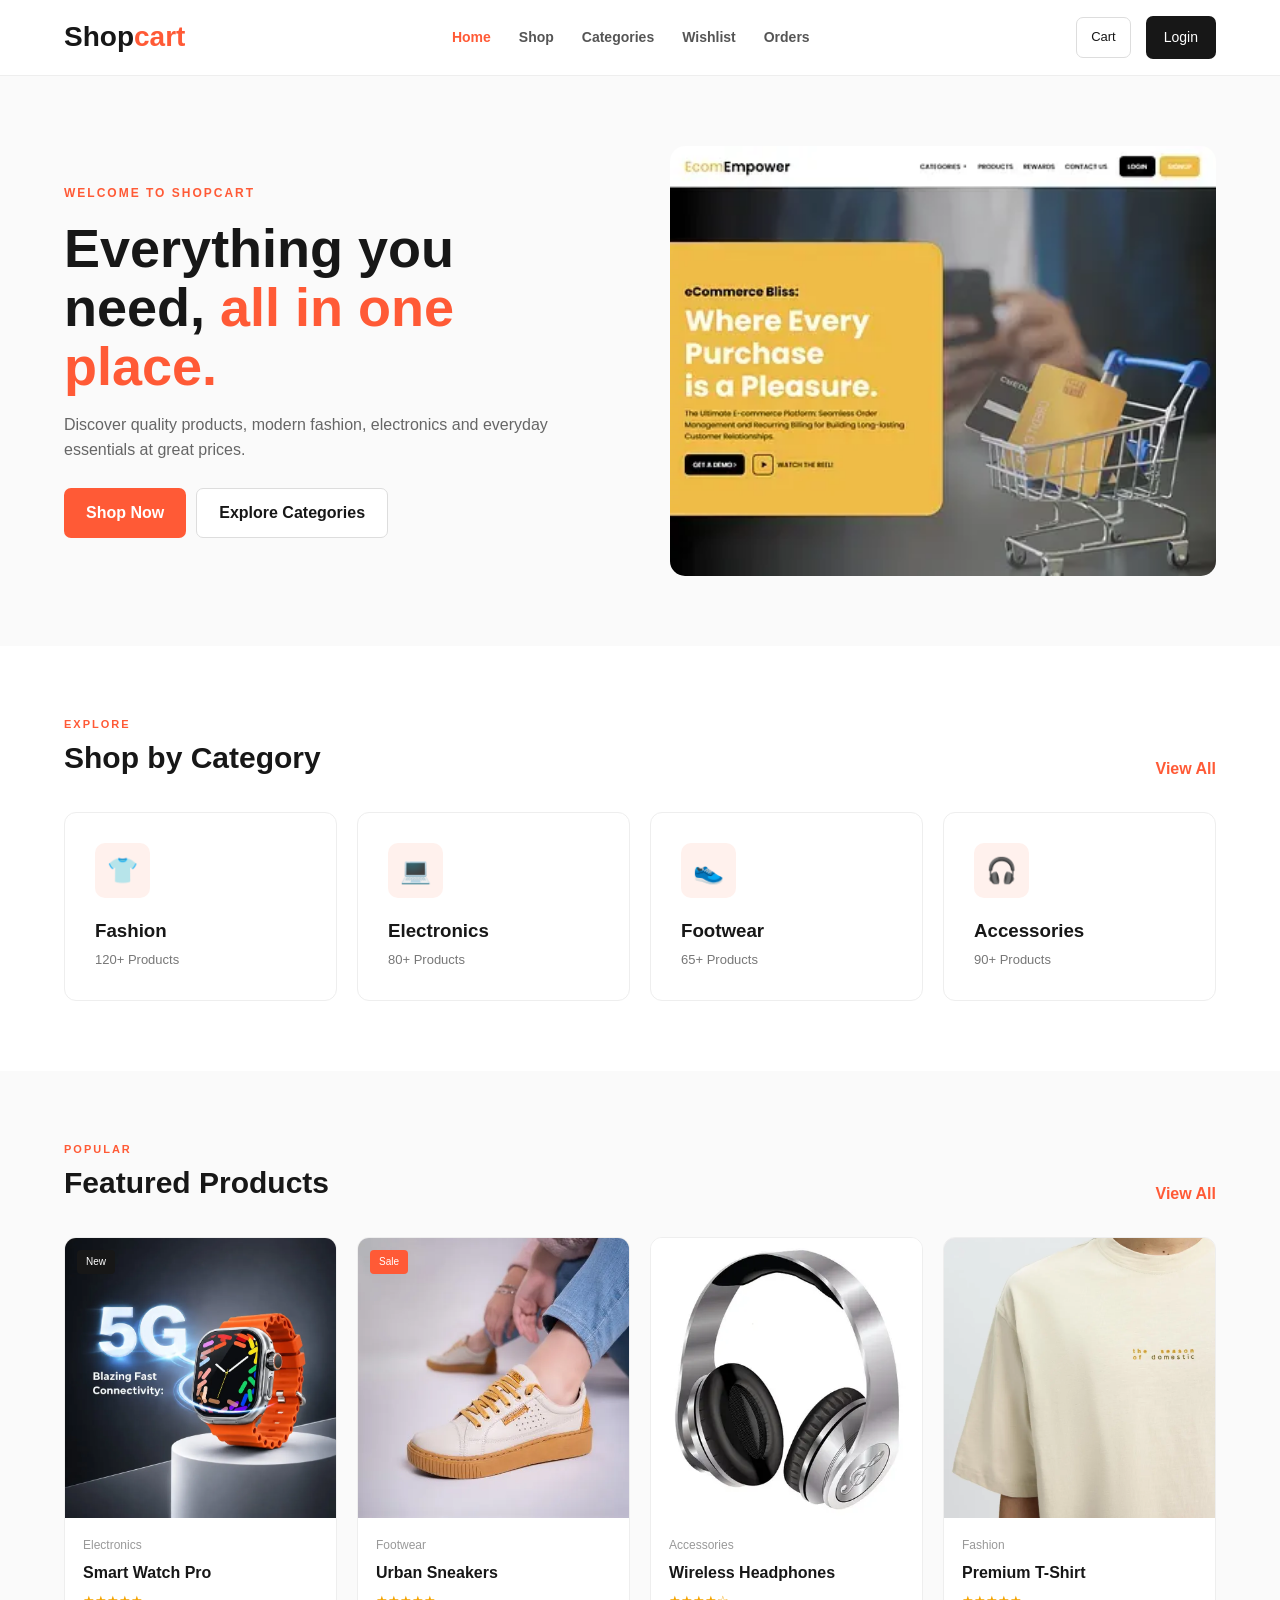
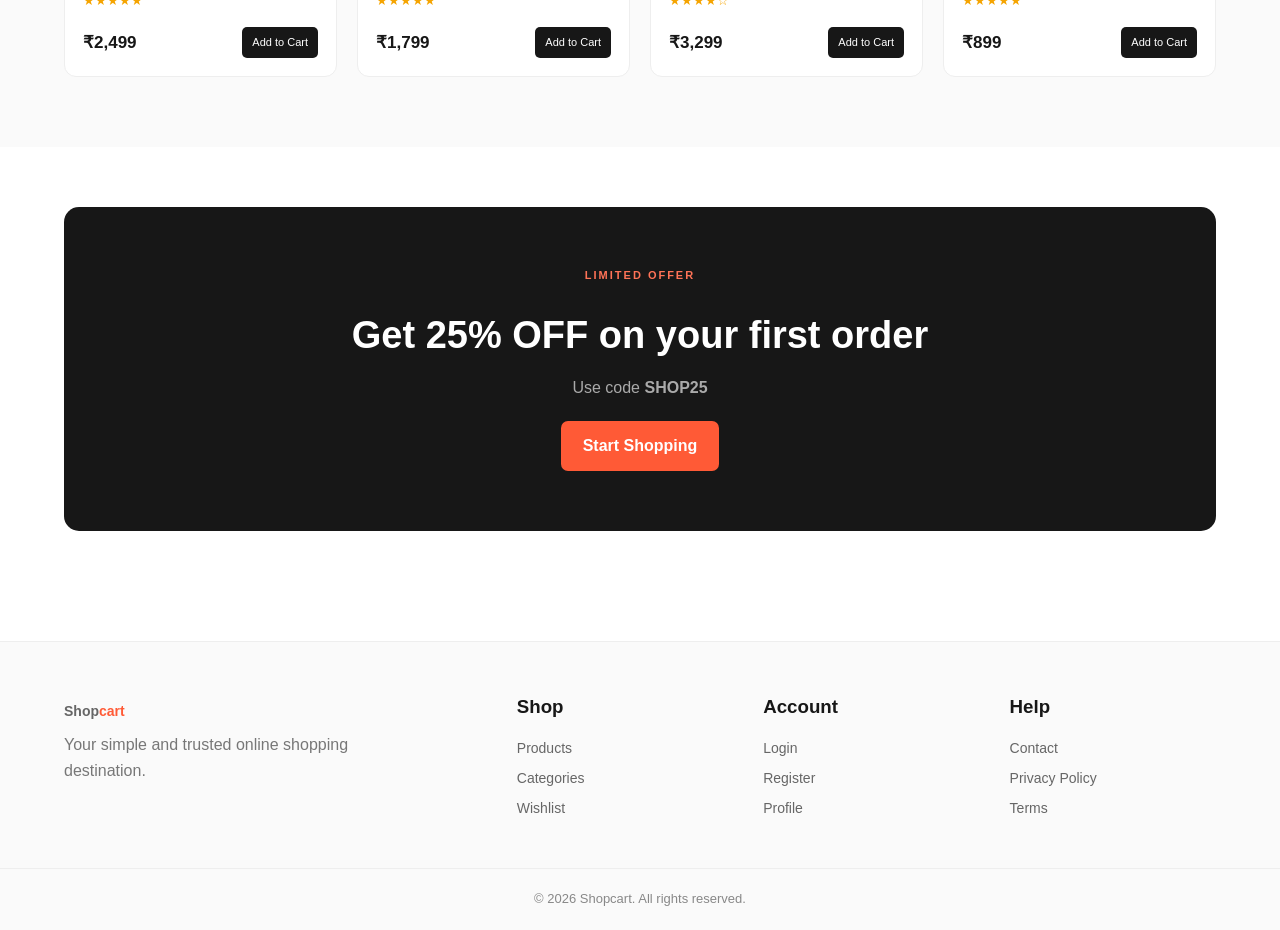
<file: index.html>
<!doctype html>
<html lang="en">
  <head>
    <meta charset="UTF-8" />
    <meta name="viewport" content="width=device-width, initial-scale=1.0" />

    <title>Shopcart | Home</title>

    <link rel="stylesheet" href="css/style.css" />
  </head>

  <body>
    <!-- HEADER -->
    <header class="header">
      <div class="container navbar">
        <a href="index.html" class="logo"> Shop<span>cart</span> </a>

        <nav class="nav-links">
          <a href="index.html" class="active">Home</a>

          <a href="products.html">Shop</a>

          <a href="category.html">Categories</a>

          <a href="wishlist.html">Wishlist</a>

          <a href="orders.html">Orders</a>
        </nav>

        <div class="nav-right">
          <a href="cart.html" class="nav-icon"> Cart </a>

          <a href="login.html" class="login-btn"> Login </a>
        </div>
      </div>
    </header>

    <!-- HERO -->

    <section class="hero">
      <div class="container hero-content">
        <div class="hero-text">
          <p class="hero-small">WELCOME TO SHOPCART</p>

          <h1>
            Everything you need,
            <span>all in one place.</span>
          </h1>

          <p class="hero-description">
            Discover quality products, modern fashion, electronics and everyday
            essentials at great prices.
          </p>

          <div class="hero-buttons">
            <a href="products.html" class="btn-primary"> Shop Now </a>

            <a href="category.html" class="btn-secondary">
              Explore Categories
            </a>
          </div>
        </div>

        <div class="hero-image">
          <img src="images/hero.webp" alt="Shopcart" />
        </div>
      </div>
    </section>

    <!-- CATEGORIES -->

    <section class="section">
      <div class="container">
        <div class="section-title">
          <div>
            <p>EXPLORE</p>
            <h2>Shop by Category</h2>
          </div>

          <a href="category.html"> View All </a>
        </div>

        <div class="category-grid">
          <a href="category.html" class="category-card">
            <div class="category-symbol">👕</div>

            <h3>Fashion</h3>

            <p>120+ Products</p>
          </a>

          <a href="category.html" class="category-card">
            <div class="category-symbol">💻</div>

            <h3>Electronics</h3>

            <p>80+ Products</p>
          </a>

          <a href="category.html" class="category-card">
            <div class="category-symbol">👟</div>

            <h3>Footwear</h3>

            <p>65+ Products</p>
          </a>

          <a href="category.html" class="category-card">
            <div class="category-symbol">🎧</div>

            <h3>Accessories</h3>

            <p>90+ Products</p>
          </a>
        </div>
      </div>
    </section>

    <!-- PRODUCTS -->

    <section class="section light-section">
      <div class="container">
        <div class="section-title">
          <div>
            <p>POPULAR</p>
            <h2>Featured Products</h2>
          </div>

          <a href="products.html"> View All </a>
        </div>

        <div class="product-grid">
          <div class="product-card">
            <div class="product-image">
              <span class="badge"> New </span>

              <img src="images/product1.webp" alt="Smart Watch" />
            </div>

            <div class="product-info">
              <p class="product-category">Electronics</p>

              <h3>Smart Watch Pro</h3>

              <p class="rating">★★★★★</p>

              <div class="product-bottom">
                <strong> ₹2,499 </strong>

                <a href="cart.html"> Add to Cart </a>
              </div>
            </div>
          </div>

          <div class="product-card">
            <div class="product-image">
              <span class="badge sale"> Sale </span>

              <img src="images/product2.webp" alt="Sneakers" />
            </div>

            <div class="product-info">
              <p class="product-category">Footwear</p>

              <h3>Urban Sneakers</h3>

              <p class="rating">★★★★★</p>

              <div class="product-bottom">
                <strong> ₹1,799 </strong>

                <a href="cart.html"> Add to Cart </a>
              </div>
            </div>
          </div>

          <div class="product-card">
            <div class="product-image">
              <img src="images/product3.webp" alt="Headphones" />
            </div>

            <div class="product-info">
              <p class="product-category">Accessories</p>

              <h3>Wireless Headphones</h3>

              <p class="rating">★★★★☆</p>

              <div class="product-bottom">
                <strong> ₹3,299 </strong>

                <a href="cart.html"> Add to Cart </a>
              </div>
            </div>
          </div>

          <div class="product-card">
            <div class="product-image">
              <img src="images/product4.webp" alt="T-Shirt" />
            </div>

            <div class="product-info">
              <p class="product-category">Fashion</p>

              <h3>Premium T-Shirt</h3>

              <p class="rating">★★★★★</p>

              <div class="product-bottom">
                <strong> ₹899 </strong>

                <a href="cart.html"> Add to Cart </a>
              </div>
            </div>
          </div>
        </div>
      </div>
    </section>

    <!-- OFFER -->

    <section class="offer">
      <div class="container">
        <div class="offer-box">
          <p>LIMITED OFFER</p>

          <h2>Get 25% OFF on your first order</h2>

          <p>Use code <strong>SHOP25</strong></p>

          <a href="products.html" class="btn-primary"> Start Shopping </a>
        </div>
      </div>
    </section>

    <!-- FOOTER -->

    <footer class="footer">
      <div class="container footer-grid">
        <div>
          <a href="index.html" class="logo"> Shop<span>cart</span> </a>

          <p>Your simple and trusted online shopping destination.</p>
        </div>

        <div>
          <h3>Shop</h3>

          <a href="products.html"> Products </a>

          <a href="category.html"> Categories </a>

          <a href="wishlist.html"> Wishlist </a>
        </div>

        <div>
          <h3>Account</h3>

          <a href="login.html"> Login </a>

          <a href="register.html"> Register </a>

          <a href="profile.html"> Profile </a>
        </div>

        <div>
          <h3>Help</h3>

          <a href="#"> Contact </a>

          <a href="#"> Privacy Policy </a>

          <a href="#"> Terms </a>
        </div>
      </div>

      <div class="footer-bottom">© 2026 Shopcart. All rights reserved.</div>
    </footer>
  </body>
</html>
</file>
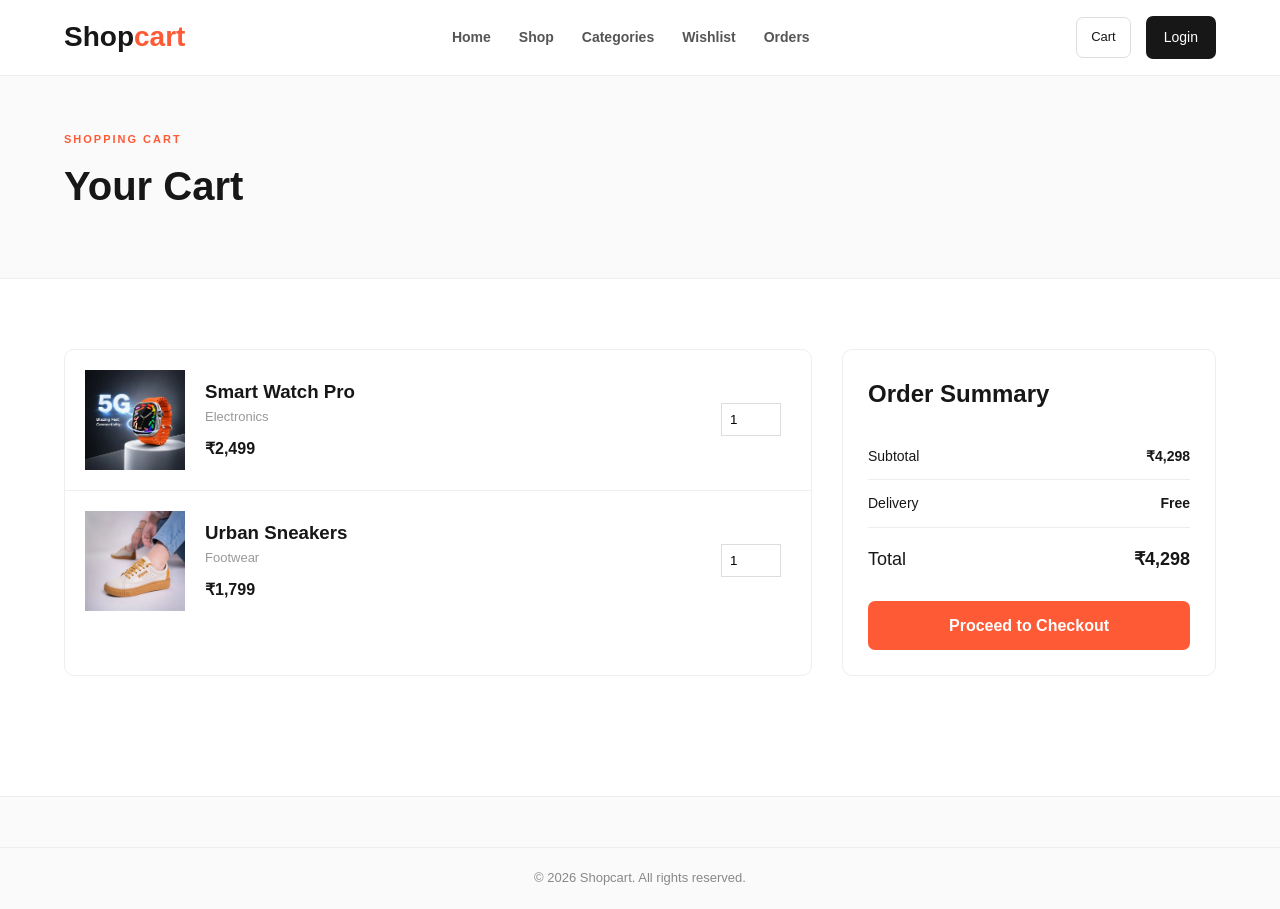
<file: cart.html>
<!doctype html>
<html lang="en">
  <head>
    <meta charset="UTF-8" />

    <meta name="viewport" content="width=device-width, initial-scale=1.0" />

    <title>Shopcart | Cart</title>

    <link rel="stylesheet" href="css/style.css" />
  </head>

  <body>
    <header class="header">
      <div class="container navbar">
        <a href="index.html" class="logo"> Shop<span>cart</span> </a>

        <nav class="nav-links">
          <a href="index.html">Home</a>

          <a href="products.html">Shop</a>

          <a href="category.html">Categories</a>

          <a href="wishlist.html">Wishlist</a>

          <a href="orders.html">Orders</a>
        </nav>

        <div class="nav-right">
          <a href="cart.html" class="nav-icon active"> Cart </a>

          <a href="login.html" class="login-btn"> Login </a>
        </div>
      </div>
    </header>

    <section class="page-header">
      <div class="container">
        <p>SHOPPING CART</p>

        <h1>Your Cart</h1>
      </div>
    </section>

    <section class="section">
      <div class="container cart-layout">
        <div class="cart-items">
          <div class="cart-item">
            <img src="images/product1.webp" alt="Smart Watch" />

            <div class="cart-product">
              <h3>Smart Watch Pro</h3>

              <p>Electronics</p>

              <strong> ₹2,499 </strong>
            </div>

            <input type="number" value="1" min="1" />
          </div>

          <div class="cart-item">
            <img src="images/product2.webp" alt="Sneakers" />

            <div class="cart-product">
              <h3>Urban Sneakers</h3>

              <p>Footwear</p>

              <strong> ₹1,799 </strong>
            </div>

            <input type="number" value="1" min="1" />
          </div>
        </div>

        <div class="cart-summary">
          <h2>Order Summary</h2>

          <div class="summary-row">
            <span> Subtotal </span>

            <strong> ₹4,298 </strong>
          </div>

          <div class="summary-row">
            <span> Delivery </span>

            <strong> Free </strong>
          </div>

          <div class="summary-row total">
            <span> Total </span>

            <strong> ₹4,298 </strong>
          </div>

          <a href="checkout.html" class="btn-primary full-btn">
            Proceed to Checkout
          </a>
        </div>
      </div>
    </section>

    <footer class="footer">
      <div class="footer-bottom">© 2026 Shopcart. All rights reserved.</div>
    </footer>
  </body>
</html>
</file>
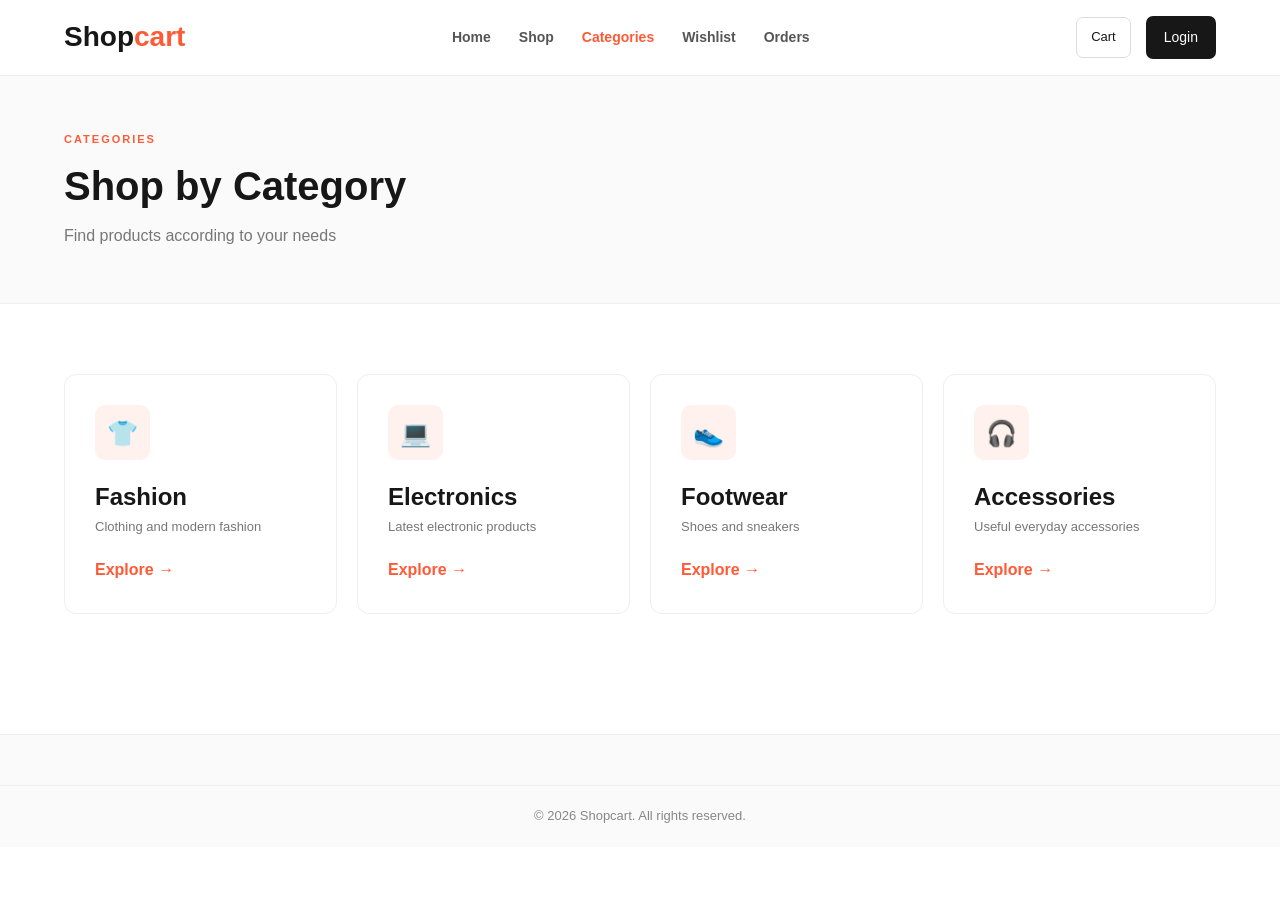
<file: category.html>
<!doctype html>
<html lang="en">
  <head>
    <meta charset="UTF-8" />

    <meta name="viewport" content="width=device-width, initial-scale=1.0" />

    <title>Shopcart | Categories</title>

    <link rel="stylesheet" href="css/style.css" />
  </head>

  <body>
    <header class="header">
      <div class="container navbar">
        <a href="index.html" class="logo"> Shop<span>cart</span> </a>

        <nav class="nav-links">
          <a href="index.html">Home</a>

          <a href="products.html">Shop</a>

          <a href="category.html" class="active"> Categories </a>

          <a href="wishlist.html"> Wishlist </a>

          <a href="orders.html"> Orders </a>
        </nav>

        <div class="nav-right">
          <a href="cart.html" class="nav-icon"> Cart </a>

          <a href="login.html" class="login-btn"> Login </a>
        </div>
      </div>
    </header>

    <section class="page-header">
      <div class="container">
        <p>CATEGORIES</p>

        <h1>Shop by Category</h1>

        <span> Find products according to your needs </span>
      </div>
    </section>

    <section class="section">
      <div class="container">
        <div class="category-grid large-category">
          <a href="products.html" class="category-card">
            <div class="category-symbol">👕</div>

            <h2>Fashion</h2>

            <p>Clothing and modern fashion</p>

            <span> Explore → </span>
          </a>

          <a href="products.html" class="category-card">
            <div class="category-symbol">💻</div>

            <h2>Electronics</h2>

            <p>Latest electronic products</p>

            <span> Explore → </span>
          </a>

          <a href="products.html" class="category-card">
            <div class="category-symbol">👟</div>

            <h2>Footwear</h2>

            <p>Shoes and sneakers</p>

            <span> Explore → </span>
          </a>

          <a href="products.html" class="category-card">
            <div class="category-symbol">🎧</div>

            <h2>Accessories</h2>

            <p>Useful everyday accessories</p>

            <span> Explore → </span>
          </a>
        </div>
      </div>
    </section>

    <footer class="footer">
      <div class="footer-bottom">© 2026 Shopcart. All rights reserved.</div>
    </footer>
  </body>
</html>
</file>
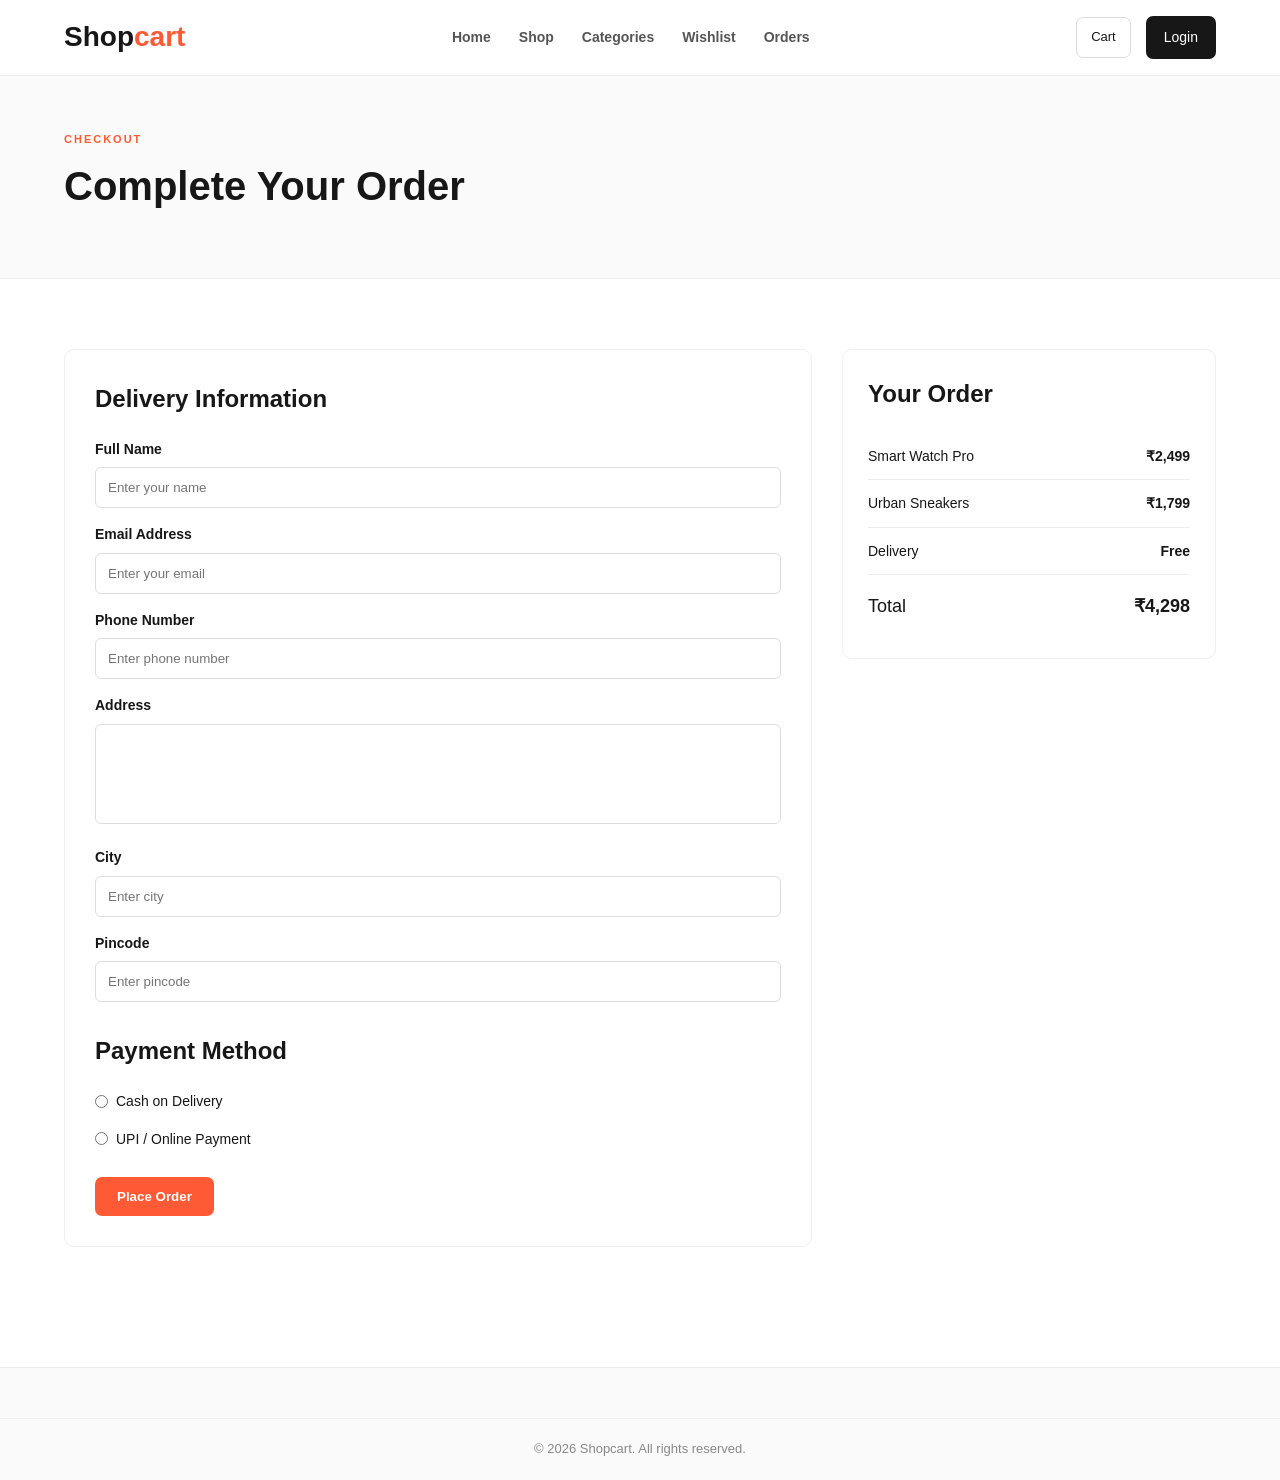
<file: checkout.html>
<!doctype html>
<html lang="en">
  <head>
    <meta charset="UTF-8" />

    <meta name="viewport" content="width=device-width, initial-scale=1.0" />

    <title>Shopcart | Checkout</title>

    <link rel="stylesheet" href="css/style.css" />
  </head>

  <body>
    <header class="header">
      <div class="container navbar">
        <a href="index.html" class="logo"> Shop<span>cart</span> </a>

        <nav class="nav-links">
          <a href="index.html">Home</a>

          <a href="products.html">Shop</a>

          <a href="category.html">Categories</a>

          <a href="wishlist.html">Wishlist</a>

          <a href="orders.html">Orders</a>
        </nav>

        <div class="nav-right">
          <a href="cart.html" class="nav-icon"> Cart </a>

          <a href="login.html" class="login-btn"> Login </a>
        </div>
      </div>
    </header>

    <section class="page-header">
      <div class="container">
        <p>CHECKOUT</p>

        <h1>Complete Your Order</h1>
      </div>
    </section>

    <section class="section">
      <div class="container checkout-layout">
        <div class="checkout-form">
          <h2>Delivery Information</h2>

          <label> Full Name </label>

          <input type="text" placeholder="Enter your name" />

          <label> Email Address </label>

          <input type="email" placeholder="Enter your email" />

          <label> Phone Number </label>

          <input type="tel" placeholder="Enter phone number" />

          <label> Address </label>

          <textarea placeholder="Enter your complete address"> </textarea>

          <label> City </label>

          <input type="text" placeholder="Enter city" />

          <label> Pincode </label>

          <input type="text" placeholder="Enter pincode" />

          <h2 class="payment-title">Payment Method</h2>

          <label class="radio-option">
            <input type="radio" name="payment" />

            Cash on Delivery
          </label>

          <label class="radio-option">
            <input type="radio" name="payment" />

            UPI / Online Payment
          </label>

          <button class="btn-primary order-btn">Place Order</button>
        </div>

        <div class="cart-summary">
          <h2>Your Order</h2>

          <div class="summary-row">
            <span> Smart Watch Pro </span>

            <strong> ₹2,499 </strong>
          </div>

          <div class="summary-row">
            <span> Urban Sneakers </span>

            <strong> ₹1,799 </strong>
          </div>

          <div class="summary-row">
            <span> Delivery </span>

            <strong> Free </strong>
          </div>

          <div class="summary-row total">
            <span> Total </span>

            <strong> ₹4,298 </strong>
          </div>
        </div>
      </div>
    </section>

    <footer class="footer">
      <div class="footer-bottom">© 2026 Shopcart. All rights reserved.</div>
    </footer>
  </body>
</html>
</file>
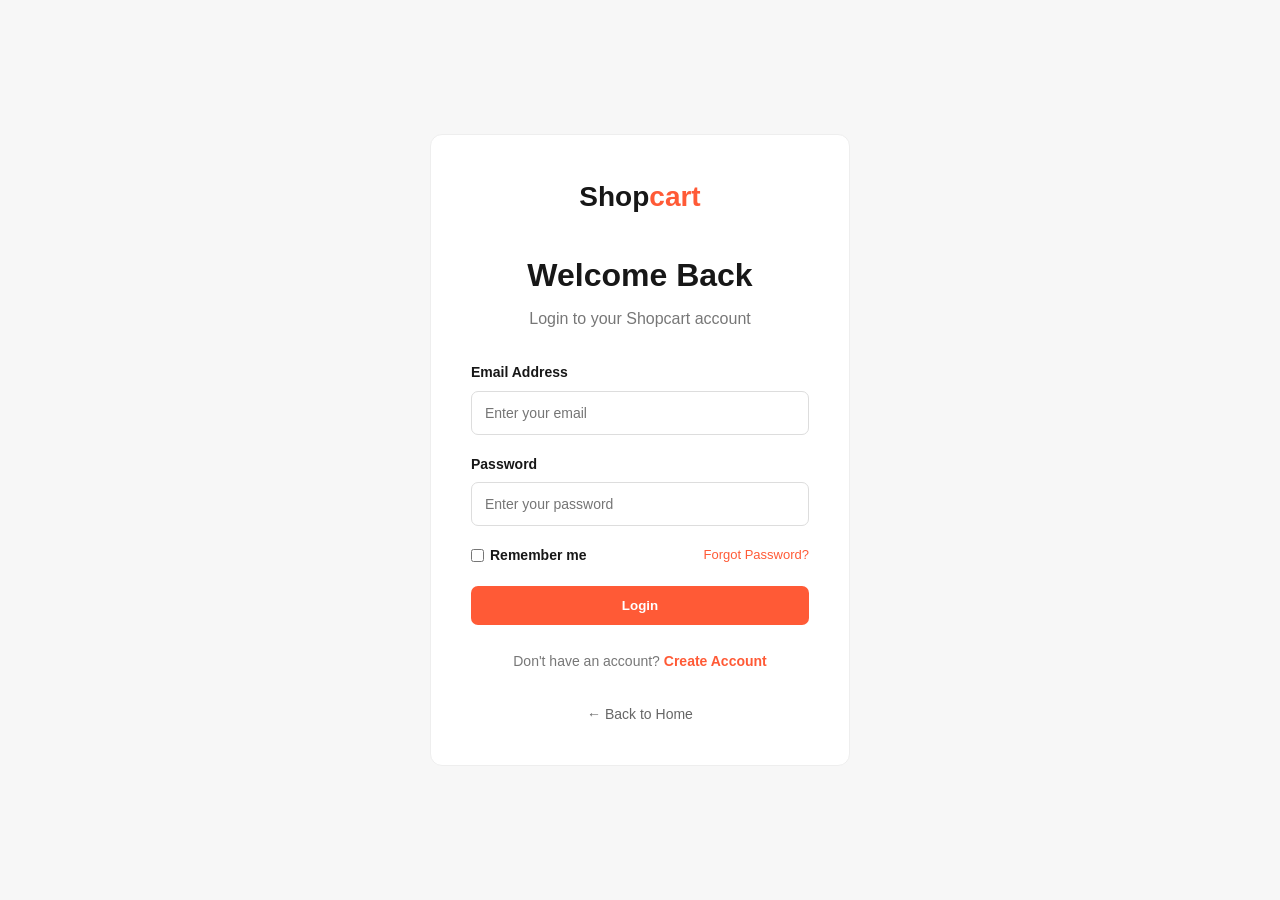
<file: login.html>
<!doctype html>
<html lang="en">
  <head>
    <meta charset="UTF-8" />

    <meta name="viewport" content="width=device-width, initial-scale=1.0" />

    <title>Shopcart | Login</title>

    <link rel="stylesheet" href="css/style.css" />
    <link rel="stylesheet" href="css/auth.css" />
  </head>

  <body>
    <div class="auth-page">
      <div class="auth-card">
        <a href="index.html" class="logo"> Shop<span>cart</span> </a>

        <h1>Welcome Back</h1>

        <p>Login to your Shopcart account</p>

        <form>
          <label> Email Address </label>

          <input type="email" placeholder="Enter your email" />

          <label> Password </label>

          <input type="password" placeholder="Enter your password" />

          <div class="auth-options">
            <label>
              <input type="checkbox" />
              Remember me
            </label>

            <a href="#"> Forgot Password? </a>
          </div>

          <button type="submit" class="btn-primary auth-btn">Login</button>
        </form>

        <p class="auth-bottom">
          Don't have an account?

          <a href="register.html"> Create Account </a>
        </p>

        <a href="index.html" class="back-home"> ← Back to Home </a>
      </div>
    </div>
  </body>
</html>
</file>
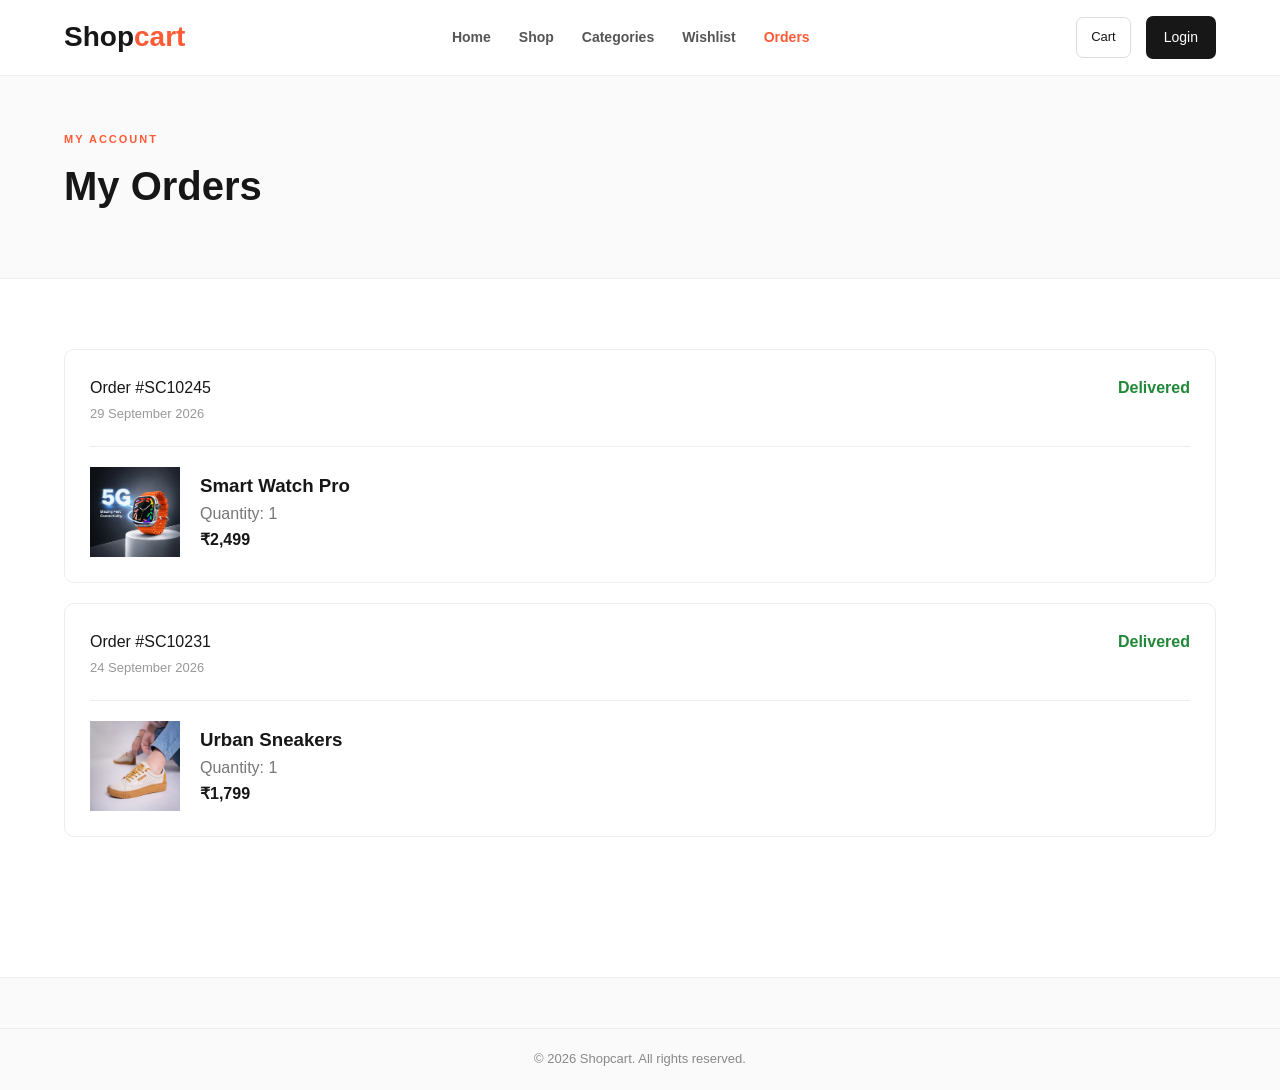
<file: orders.html>
<!doctype html>
<html lang="en">
  <head>
    <meta charset="UTF-8" />

    <meta name="viewport" content="width=device-width, initial-scale=1.0" />

    <title>Shopcart | Orders</title>

    <link rel="stylesheet" href="css/style.css" />
  </head>

  <body>
    <header class="header">
      <div class="container navbar">
        <a href="index.html" class="logo"> Shop<span>cart</span> </a>

        <nav class="nav-links">
          <a href="index.html">Home</a>

          <a href="products.html">Shop</a>

          <a href="category.html">Categories</a>

          <a href="wishlist.html">Wishlist</a>

          <a href="orders.html" class="active"> Orders </a>
        </nav>

        <div class="nav-right">
          <a href="cart.html" class="nav-icon"> Cart </a>

          <a href="login.html" class="login-btn"> Login </a>
        </div>
      </div>
    </header>

    <section class="page-header">
      <div class="container">
        <p>MY ACCOUNT</p>

        <h1>My Orders</h1>
      </div>
    </section>

    <section class="section">
      <div class="container">
        <div class="order-card">
          <div class="order-top">
            <div>
              <p>Order #SC10245</p>

              <span> 29 September 2026 </span>
            </div>

            <strong class="order-status"> Delivered </strong>
          </div>

          <div class="order-product">
            <img src="images/product1.webp" alt="Smart Watch" />

            <div>
              <h3>Smart Watch Pro</h3>

              <p>Quantity: 1</p>

              <strong> ₹2,499 </strong>
            </div>
          </div>
        </div>

        <div class="order-card">
          <div class="order-top">
            <div>
              <p>Order #SC10231</p>

              <span> 24 September 2026 </span>
            </div>

            <strong class="order-status"> Delivered </strong>
          </div>

          <div class="order-product">
            <img src="images/product2.webp" alt="Sneakers" />

            <div>
              <h3>Urban Sneakers</h3>

              <p>Quantity: 1</p>

              <strong> ₹1,799 </strong>
            </div>
          </div>
        </div>
      </div>
    </section>

    <footer class="footer">
      <div class="footer-bottom">© 2026 Shopcart. All rights reserved.</div>
    </footer>
  </body>
</html>
</file>
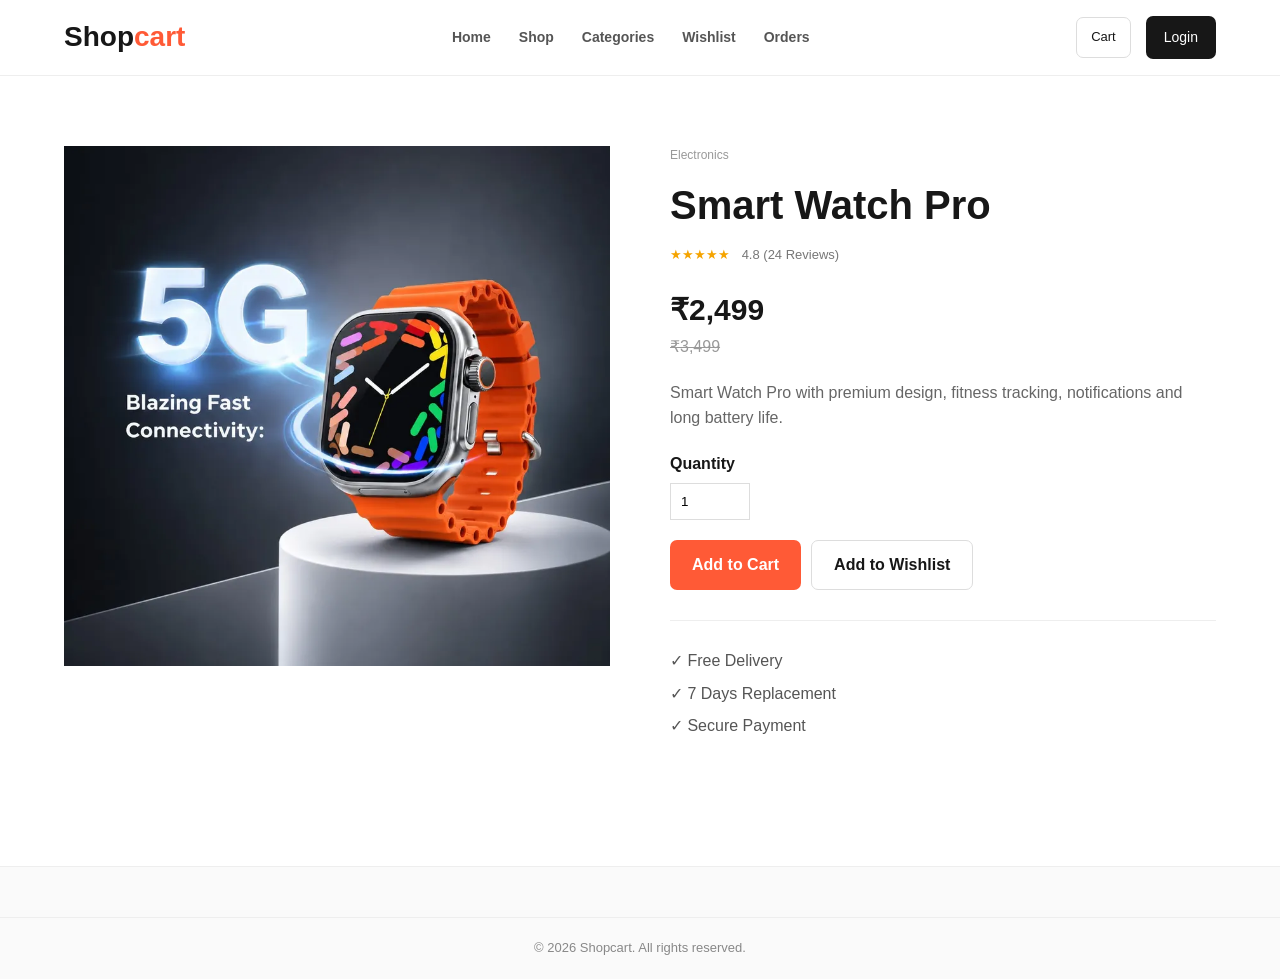
<file: product-details.html>
<!doctype html>
<html lang="en">
  <head>
    <meta charset="UTF-8" />

    <meta name="viewport" content="width=device-width, initial-scale=1.0" />

    <title>Shopcart | Product Details</title>

    <link rel="stylesheet" href="css/style.css" />
  </head>

  <body>
    <header class="header">
      <div class="container navbar">
        <a href="index.html" class="logo"> Shop<span>cart</span> </a>

        <nav class="nav-links">
          <a href="index.html">Home</a>

          <a href="products.html">Shop</a>

          <a href="category.html">Categories</a>

          <a href="wishlist.html">Wishlist</a>

          <a href="orders.html">Orders</a>
        </nav>

        <div class="nav-right">
          <a href="cart.html" class="nav-icon"> Cart </a>

          <a href="login.html" class="login-btn"> Login </a>
        </div>
      </div>
    </header>

    <section class="section">
      <div class="container product-detail">
        <div class="detail-image">
          <img src="images/product1.webp" alt="Smart Watch" />
        </div>

        <div class="detail-info">
          <p class="product-category">Electronics</p>

          <h1>Smart Watch Pro</h1>

          <p class="rating">
            ★★★★★
            <span>4.8 (24 Reviews)</span>
          </p>

          <h2>₹2,499</h2>

          <p class="old-price">₹3,499</p>

          <p class="description">
            Smart Watch Pro with premium design, fitness tracking, notifications
            and long battery life.
          </p>

          <div class="detail-option">
            <label> Quantity </label>

            <input type="number" value="1" min="1" />
          </div>

          <div class="detail-buttons">
            <a href="cart.html" class="btn-primary"> Add to Cart </a>

            <a href="wishlist.html" class="btn-secondary"> Add to Wishlist </a>
          </div>

          <div class="product-features">
            <p>✓ Free Delivery</p>

            <p>✓ 7 Days Replacement</p>

            <p>✓ Secure Payment</p>
          </div>
        </div>
      </div>
    </section>

    <footer class="footer">
      <div class="footer-bottom">© 2026 Shopcart. All rights reserved.</div>
    </footer>
  </body>
</html>
</file>
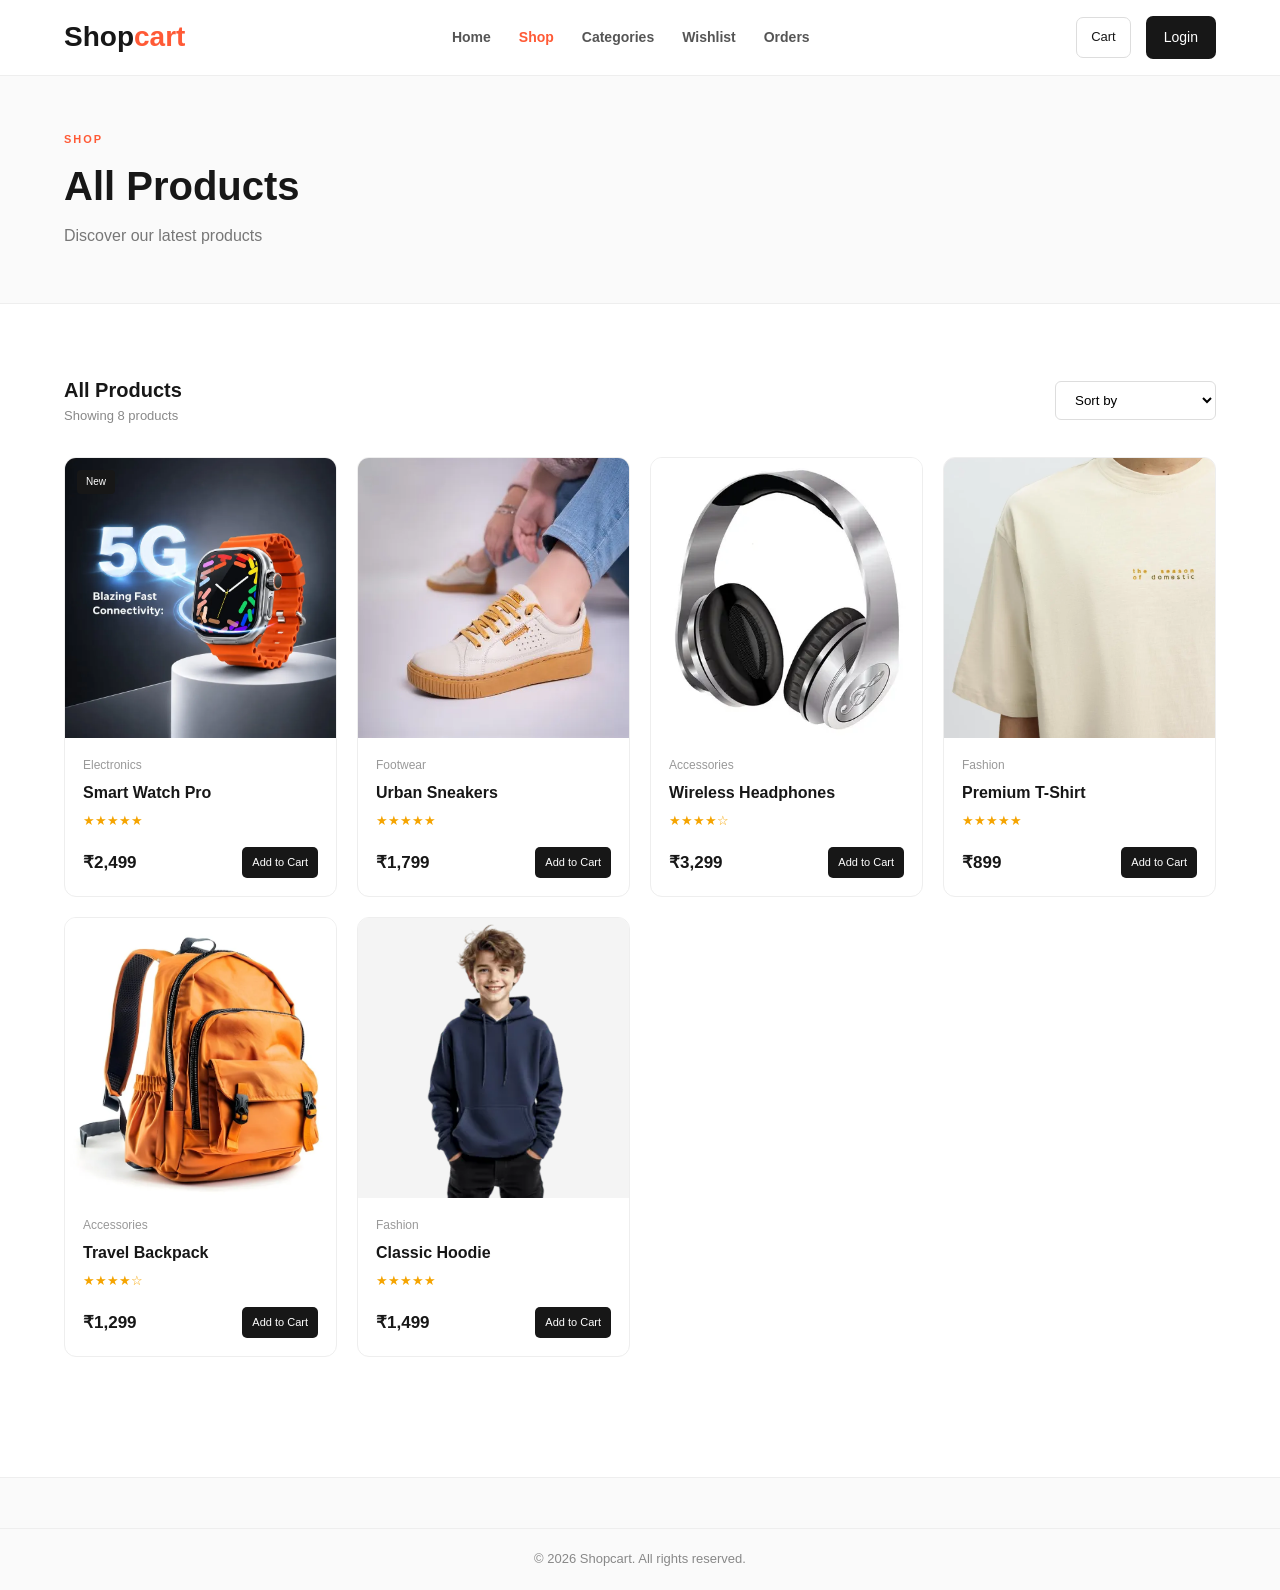
<file: products.html>
<!doctype html>
<html lang="en">
  <head>
    <meta charset="UTF-8" />

    <meta name="viewport" content="width=device-width, initial-scale=1.0" />

    <title>Shopcart | Products</title>

    <link rel="stylesheet" href="css/style.css" />
  </head>

  <body>
    <header class="header">
      <div class="container navbar">
        <a href="index.html" class="logo"> Shop<span>cart</span> </a>

        <nav class="nav-links">
          <a href="index.html">Home</a>

          <a href="products.html" class="active"> Shop </a>

          <a href="category.html"> Categories </a>

          <a href="wishlist.html"> Wishlist </a>

          <a href="orders.html"> Orders </a>
        </nav>

        <div class="nav-right">
          <a href="cart.html" class="nav-icon"> Cart </a>

          <a href="login.html" class="login-btn"> Login </a>
        </div>
      </div>
    </header>

    <main>
      <section class="page-header">
        <div class="container">
          <p>SHOP</p>

          <h1>All Products</h1>

          <span> Discover our latest products </span>
        </div>
      </section>

      <section class="section">
        <div class="container">
          <div class="shop-toolbar">
            <div>
              <h3>All Products</h3>

              <p>Showing 8 products</p>
            </div>

            <select>
              <option>Sort by</option>

              <option>Price: Low to High</option>

              <option>Price: High to Low</option>

              <option>Newest</option>
            </select>
          </div>

          <div class="product-grid">
            <div class="product-card">
              <div class="product-image">
                <span class="badge"> New </span>

                <img src="images/product1.webp" alt="Smart Watch" />
              </div>

              <div class="product-info">
                <p class="product-category">Electronics</p>

                <h3>Smart Watch Pro</h3>

                <p class="rating">★★★★★</p>

                <div class="product-bottom">
                  <strong>₹2,499</strong>

                  <a href="cart.html"> Add to Cart </a>
                </div>
              </div>
            </div>

            <div class="product-card">
              <div class="product-image">
                <img src="images/product2.webp" alt="Sneakers" />
              </div>

              <div class="product-info">
                <p class="product-category">Footwear</p>

                <h3>Urban Sneakers</h3>

                <p class="rating">★★★★★</p>

                <div class="product-bottom">
                  <strong>₹1,799</strong>

                  <a href="cart.html"> Add to Cart </a>
                </div>
              </div>
            </div>

            <div class="product-card">
              <div class="product-image">
                <img src="images/product3.webp" alt="Headphones" />
              </div>

              <div class="product-info">
                <p class="product-category">Accessories</p>

                <h3>Wireless Headphones</h3>

                <p class="rating">★★★★☆</p>

                <div class="product-bottom">
                  <strong>₹3,299</strong>

                  <a href="cart.html"> Add to Cart </a>
                </div>
              </div>
            </div>

            <div class="product-card">
              <div class="product-image">
                <img src="images/product4.webp" alt="T-Shirt" />
              </div>

              <div class="product-info">
                <p class="product-category">Fashion</p>

                <h3>Premium T-Shirt</h3>

                <p class="rating">★★★★★</p>

                <div class="product-bottom">
                  <strong>₹899</strong>

                  <a href="cart.html"> Add to Cart </a>
                </div>
              </div>
            </div>

            <div class="product-card">
              <div class="product-image">
                <img src="images/product5.webp" alt="Backpack" />
              </div>

              <div class="product-info">
                <p class="product-category">Accessories</p>

                <h3>Travel Backpack</h3>

                <p class="rating">★★★★☆</p>

                <div class="product-bottom">
                  <strong>₹1,299</strong>

                  <a href="cart.html"> Add to Cart </a>
                </div>
              </div>
            </div>

            <div class="product-card">
              <div class="product-image">
                <img src="images/product6.webp" alt="Hoodie" />
              </div>

              <div class="product-info">
                <p class="product-category">Fashion</p>

                <h3>Classic Hoodie</h3>

                <p class="rating">★★★★★</p>

                <div class="product-bottom">
                  <strong>₹1,499</strong>

                  <a href="cart.html"> Add to Cart </a>
                </div>
              </div>
            </div>
          </div>
        </div>
      </section>
    </main>

    <footer class="footer">
      <div class="footer-bottom">© 2026 Shopcart. All rights reserved.</div>
    </footer>
  </body>
</html>
</file>
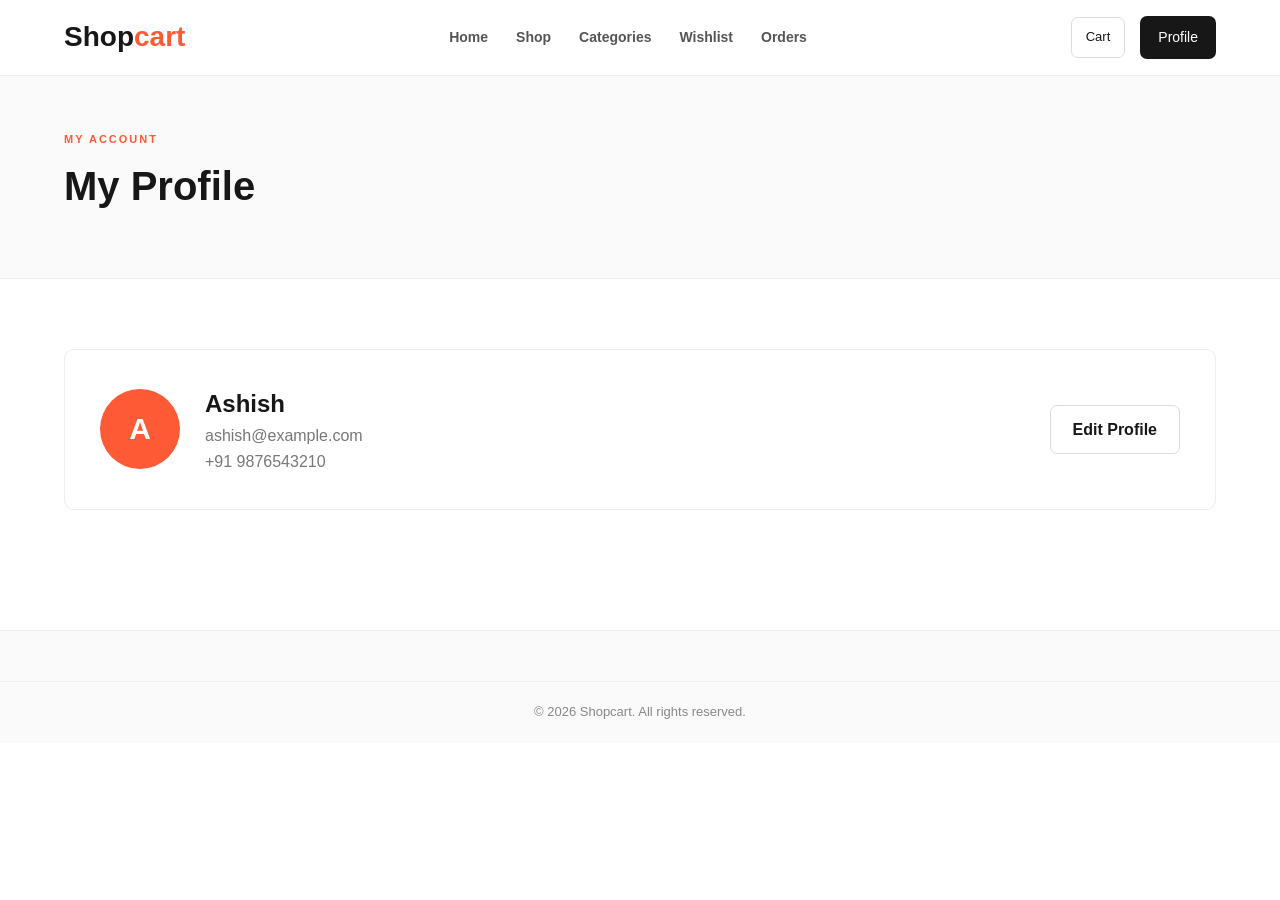
<file: profile.html>
<!doctype html>
<html lang="en">
  <head>
    <meta charset="UTF-8" />

    <meta name="viewport" content="width=device-width, initial-scale=1.0" />

    <title>Shopcart | Profile</title>

    <link rel="stylesheet" href="css/style.css" />
  </head>

  <body>
    <header class="header">
      <div class="container navbar">
        <a href="index.html" class="logo"> Shop<span>cart</span> </a>

        <nav class="nav-links">
          <a href="index.html">Home</a>

          <a href="products.html">Shop</a>

          <a href="category.html">Categories</a>

          <a href="wishlist.html">Wishlist</a>

          <a href="orders.html">Orders</a>
        </nav>

        <div class="nav-right">
          <a href="cart.html" class="nav-icon"> Cart </a>

          <a href="profile.html" class="login-btn"> Profile </a>
        </div>
      </div>
    </header>

    <section class="page-header">
      <div class="container">
        <p>MY ACCOUNT</p>

        <h1>My Profile</h1>
      </div>
    </section>

    <section class="section">
      <div class="container profile-box">
        <div class="profile-avatar">A</div>

        <div class="profile-details">
          <h2>Ashish</h2>

          <p>ashish@example.com</p>

          <p>+91 9876543210</p>
        </div>

        <a href="#" class="btn-secondary"> Edit Profile </a>
      </div>
    </section>

    <footer class="footer">
      <div class="footer-bottom">© 2026 Shopcart. All rights reserved.</div>
    </footer>
  </body>
</html>
</file>
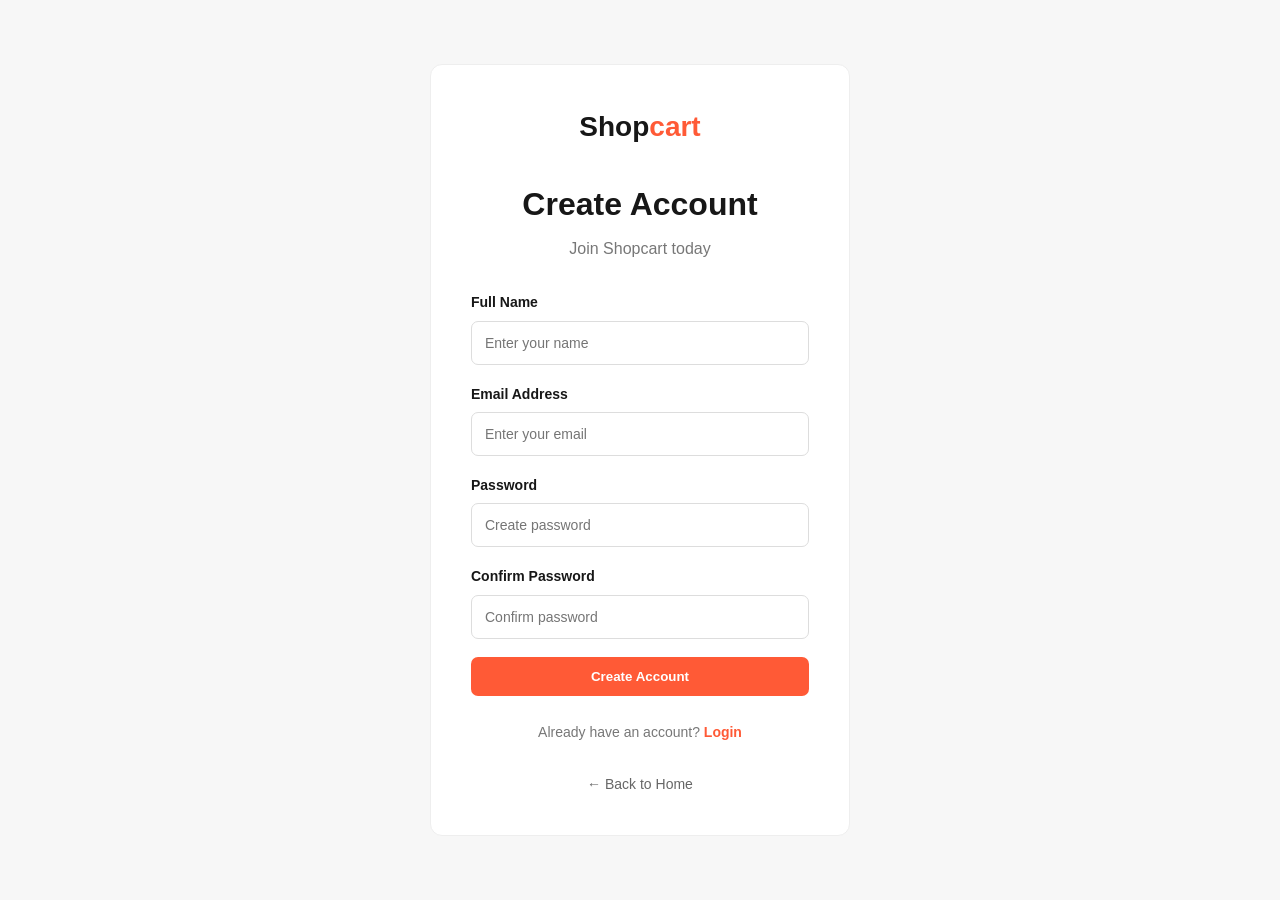
<file: register.html>
<!doctype html>
<html lang="en">
  <head>
    <meta charset="UTF-8" />

    <meta name="viewport" content="width=device-width, initial-scale=1.0" />

    <title>Shopcart | Register</title>

    <link rel="stylesheet" href="css/style.css" />
    <link rel="stylesheet" href="css/auth.css" />
  </head>

  <body>
    <div class="auth-page">
      <div class="auth-card">
        <a href="index.html" class="logo"> Shop<span>cart</span> </a>

        <h1>Create Account</h1>

        <p>Join Shopcart today</p>

        <form>
          <label> Full Name </label>

          <input type="text" placeholder="Enter your name" />

          <label> Email Address </label>

          <input type="email" placeholder="Enter your email" />

          <label> Password </label>

          <input type="password" placeholder="Create password" />

          <label> Confirm Password </label>

          <input type="password" placeholder="Confirm password" />

          <button type="submit" class="btn-primary auth-btn">
            Create Account
          </button>
        </form>

        <p class="auth-bottom">
          Already have an account?

          <a href="login.html"> Login </a>
        </p>

        <a href="index.html" class="back-home"> ← Back to Home </a>
      </div>
    </div>
  </body>
</html>
</file>
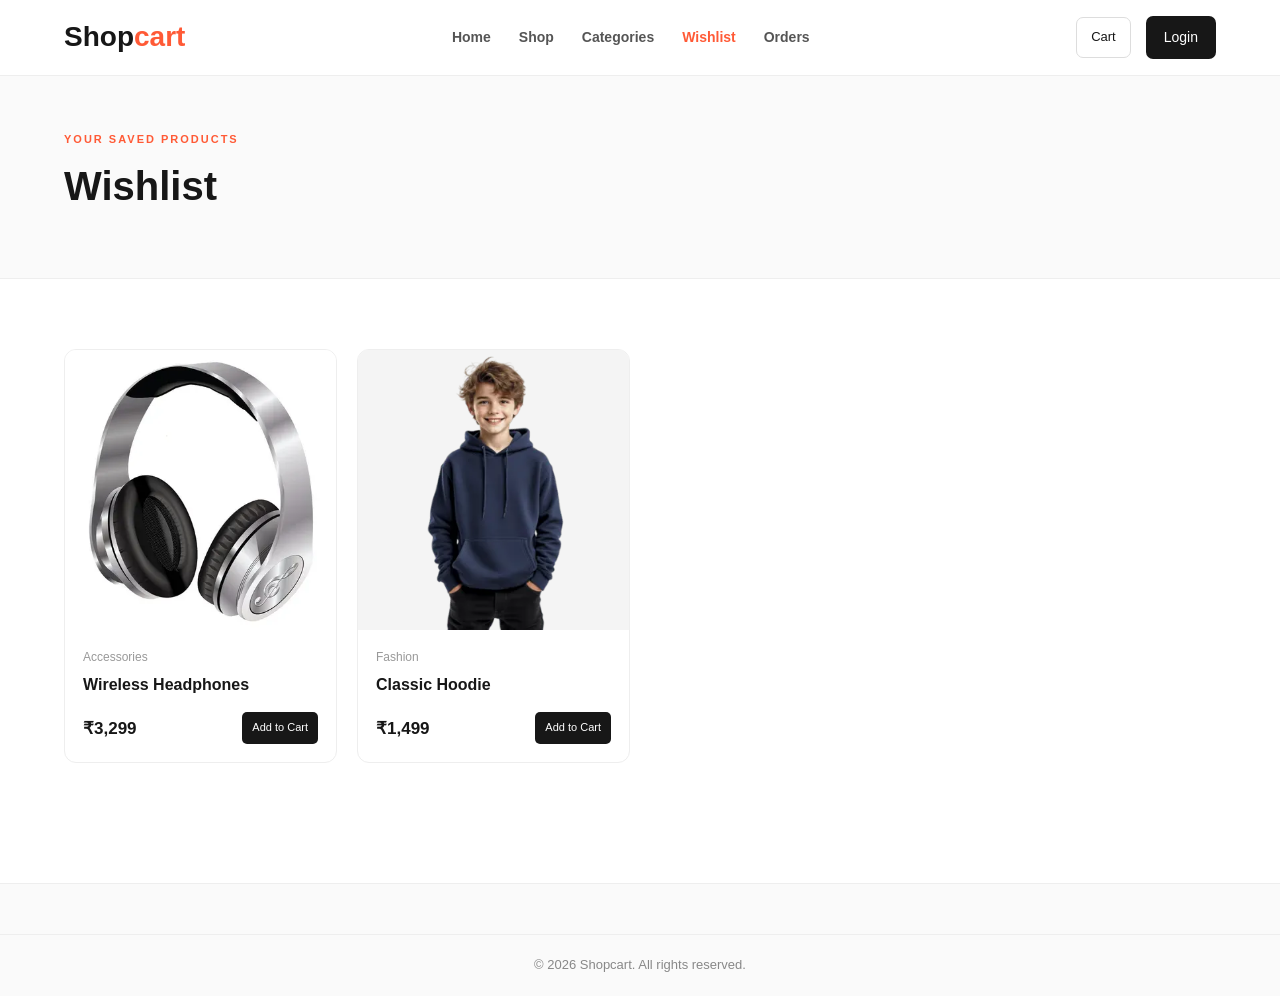
<file: wishlist.html>
<!doctype html>
<html lang="en">
  <head>
    <meta charset="UTF-8" />

    <meta name="viewport" content="width=device-width, initial-scale=1.0" />

    <title>Shopcart | Wishlist</title>

    <link rel="stylesheet" href="css/style.css" />
  </head>

  <body>
    <header class="header">
      <div class="container navbar">
        <a href="index.html" class="logo"> Shop<span>cart</span> </a>

        <nav class="nav-links">
          <a href="index.html">Home</a>

          <a href="products.html">Shop</a>

          <a href="category.html">Categories</a>

          <a href="wishlist.html" class="active"> Wishlist </a>

          <a href="orders.html"> Orders </a>
        </nav>

        <div class="nav-right">
          <a href="cart.html" class="nav-icon"> Cart </a>

          <a href="login.html" class="login-btn"> Login </a>
        </div>
      </div>
    </header>

    <section class="page-header">
      <div class="container">
        <p>YOUR SAVED PRODUCTS</p>

        <h1>Wishlist</h1>
      </div>
    </section>

    <section class="section">
      <div class="container">
        <div class="product-grid">
          <div class="product-card">
            <div class="product-image">
              <img src="images/product3.webp" alt="Headphones" />
            </div>

            <div class="product-info">
              <p class="product-category">Accessories</p>

              <h3>Wireless Headphones</h3>

              <div class="product-bottom">
                <strong> ₹3,299 </strong>

                <a href="cart.html"> Add to Cart </a>
              </div>
            </div>
          </div>

          <div class="product-card">
            <div class="product-image">
              <img src="images/product6.webp" alt="Hoodie" />
            </div>

            <div class="product-info">
              <p class="product-category">Fashion</p>

              <h3>Classic Hoodie</h3>

              <div class="product-bottom">
                <strong> ₹1,499 </strong>

                <a href="cart.html"> Add to Cart </a>
              </div>
            </div>
          </div>
        </div>
      </div>
    </section>

    <footer class="footer">
      <div class="footer-bottom">© 2026 Shopcart. All rights reserved.</div>
    </footer>
  </body>
</html>
</file>
<file: css/style.css>
* {
  margin: 0;
  padding: 0;
  box-sizing: border-box;
}

html {
  scroll-behavior: smooth;
}

body {
  font-family: Arial, Helvetica, sans-serif;
  background: #ffffff;
  color: #171717;
  line-height: 1.6;
}

a {
  text-decoration: none;
  color: inherit;
}

img {
  display: block;
  max-width: 100%;
}

button,
input,
textarea,
select {
  font-family: inherit;
}

.container {
  width: 90%;
  max-width: 1200px;
  margin: auto;
}

/* ================= HEADER ================= */

.header {
  background: #ffffff;
  border-bottom: 1px solid #eeeeee;
}

.navbar {
  height: 75px;

  display: flex;
  align-items: center;
  justify-content: space-between;
}

.logo {
  font-size: 28px;
  font-weight: 800;
  color: #171717;
}

.logo span {
  color: #ff5a36;
}

.nav-links {
  display: flex;
  gap: 28px;
}

.nav-links a {
  color: #555;
  font-size: 14px;
  font-weight: 600;
}

.nav-links a:hover,
.nav-links a.active {
  color: #ff5a36;
}

.nav-right {
  display: flex;
  align-items: center;
  gap: 15px;
}

.nav-icon {
  padding: 9px 14px;
  border: 1px solid #dddddd;
  border-radius: 7px;
  font-size: 13px;
}

.login-btn {
  background: #171717;
  color: #ffffff;
  padding: 10px 18px;
  border-radius: 7px;
  font-size: 14px;
}

/* ================= HERO ================= */

.hero {
  background: #fafafa;
  padding: 70px 0;
}

.hero-content {
  display: grid;
  grid-template-columns: 1fr 1fr;
  gap: 60px;
  align-items: center;
}

.hero-small {
  color: #ff5a36;
  font-size: 12px;
  font-weight: 700;
  letter-spacing: 2px;
}

.hero-text h1 {
  font-size: 54px;
  line-height: 1.1;
  margin: 15px 0;
}

.hero-text h1 span {
  color: #ff5a36;
}

.hero-description {
  color: #666;
  max-width: 500px;
  margin-bottom: 25px;
}

.hero-buttons {
  display: flex;
  gap: 10px;
}

.btn-primary {
  display: inline-block;
  background: #ff5a36;
  color: white;
  padding: 12px 22px;
  border-radius: 7px;
  font-weight: 600;
  border: none;
}

.btn-secondary {
  display: inline-block;
  background: white;
  color: #171717;
  border: 1px solid #dddddd;
  padding: 11px 22px;
  border-radius: 7px;
  font-weight: 600;
}

.hero-image {
  height: 430px;
  background: #eeeeee;
  border-radius: 15px;
  overflow: hidden;
}

.hero-image img {
  width: 100%;
  height: 100%;
  object-fit: cover;
}

/* ================= SECTION ================= */

.section {
  padding: 70px 0;
}

.light-section {
  background: #fafafa;
}

.section-title {
  display: flex;
  justify-content: space-between;
  align-items: end;
  margin-bottom: 30px;
}

.section-title p {
  color: #ff5a36;
  font-size: 11px;
  font-weight: 700;
  letter-spacing: 2px;
}

.section-title h2 {
  font-size: 30px;
}

.section-title > a {
  color: #ff5a36;
  font-weight: 600;
}

/* ================= CATEGORY ================= */

.category-grid {
  display: grid;
  grid-template-columns: repeat(4, 1fr);
  gap: 20px;
}

.category-card {
  background: white;
  border: 1px solid #eeeeee;
  border-radius: 12px;
  padding: 30px;
}

.category-card:hover {
  border-color: #ff5a36;
}

.category-symbol {
  width: 55px;
  height: 55px;

  display: flex;
  align-items: center;
  justify-content: center;

  background: #fff1ed;
  border-radius: 10px;

  font-size: 25px;

  margin-bottom: 18px;
}

.category-card h3 {
  margin-bottom: 4px;
}

.category-card p {
  color: #777;
  font-size: 13px;
}

.category-card span {
  display: inline-block;
  margin-top: 20px;
  color: #ff5a36;
  font-weight: 600;
}

/* ================= PRODUCT ================= */

.product-grid {
  display: grid;
  grid-template-columns: repeat(4, 1fr);
  gap: 20px;
}

.product-card {
  background: #ffffff;
  border: 1px solid #eeeeee;
  border-radius: 12px;
  overflow: hidden;
}

.product-image {
  height: 280px;
  background: #f4f4f4;
  position: relative;
}

.product-image img {
  width: 100%;
  height: 100%;
  object-fit: cover;
}

.badge {
  position: absolute;
  top: 12px;
  left: 12px;
  background: #171717;
  color: white;
  padding: 4px 9px;
  border-radius: 4px;
  font-size: 10px;
  z-index: 2;
}

.badge.sale {
  background: #ff5a36;
}

.product-info {
  padding: 18px;
}

.product-category {
  color: #999;
  font-size: 12px;
}

.product-info h3 {
  font-size: 16px;
  margin: 5px 0;
}

.rating {
  color: #f5a400;
  font-size: 13px;
}

.product-bottom {
  margin-top: 15px;
  display: flex;
  justify-content: space-between;
  align-items: center;
}

.product-bottom strong {
  font-size: 17px;
}

.product-bottom a {
  background: #171717;
  color: white;
  padding: 7px 10px;
  border-radius: 5px;
  font-size: 11px;
}

/* ================= OFFER ================= */

.offer {
  padding: 60px 0;
}

.offer-box {
  background: #171717;
  color: white;
  padding: 60px;
  text-align: center;
  border-radius: 15px;
}

.offer-box > p:first-child {
  color: #ff7357;
  font-size: 11px;
  letter-spacing: 2px;
  font-weight: 700;
}

.offer-box h2 {
  font-size: 38px;
  margin: 10px 0;
}

.offer-box p {
  color: #aaa;
  margin-bottom: 20px;
}

/* ================= PAGE HEADER ================= */

.page-header {
  background: #fafafa;
  padding: 55px 0;
  border-bottom: 1px solid #eeeeee;
}

.page-header p {
  color: #ff5a36;
  font-size: 11px;
  font-weight: 700;
  letter-spacing: 2px;
}

.page-header h1 {
  font-size: 40px;
  margin: 5px 0;
}

.page-header span {
  color: #777;
}

/* ================= SHOP TOOLBAR ================= */

.shop-toolbar {
  display: flex;
  justify-content: space-between;
  align-items: center;
  margin-bottom: 30px;
}

.shop-toolbar h3 {
  font-size: 20px;
}

.shop-toolbar p {
  color: #888;
  font-size: 13px;
}

.shop-toolbar select {
  padding: 10px 15px;
  border: 1px solid #dddddd;
  border-radius: 6px;
  background: white;
}

/* ================= PRODUCT DETAILS ================= */

.product-detail {
  display: grid;
  grid-template-columns: 1fr 1fr;
  gap: 60px;
}

.detail-image {
  height: 520px;
  background: #f5f5f5;
}

.detail-image img {
  width: 100%;
  height: 100%;
  object-fit: cover;
}

.detail-info h1 {
  font-size: 40px;
  margin: 8px 0;
}

.detail-info h2 {
  font-size: 30px;
  margin-top: 20px;
}

.detail-info .rating span {
  color: #777;
  margin-left: 8px;
}

.old-price {
  color: #999;
  text-decoration: line-through;
}

.description {
  color: #666;
  margin: 20px 0;
}

.detail-option {
  margin: 20px 0;
}

.detail-option label {
  display: block;
  font-weight: 600;
  margin-bottom: 7px;
}

.detail-option input {
  width: 80px;
  padding: 10px;
  border: 1px solid #ddd;
}

.detail-buttons {
  display: flex;
  gap: 10px;
}

.product-features {
  border-top: 1px solid #eeeeee;
  margin-top: 30px;
  padding-top: 20px;
}

.product-features p {
  color: #555;
  margin: 7px 0;
}

/* ================= CART ================= */

.cart-layout {
  display: grid;
  grid-template-columns: 2fr 1fr;
  gap: 30px;
}

.cart-items {
  border: 1px solid #eeeeee;
  border-radius: 10px;
}

.cart-item {
  display: grid;
  grid-template-columns: 100px 1fr 70px;
  gap: 20px;
  align-items: center;
  padding: 20px;
  border-bottom: 1px solid #eeeeee;
}

.cart-item:last-child {
  border-bottom: none;
}

.cart-item img {
  width: 100px;
  height: 100px;
  object-fit: cover;
  background: #f5f5f5;
}

.cart-product p {
  color: #999;
  font-size: 13px;
}

.cart-product strong {
  display: block;
  margin-top: 8px;
}

.cart-item input {
  width: 60px;
  padding: 8px;
  border: 1px solid #ddd;
}

.cart-summary {
  border: 1px solid #eeeeee;
  border-radius: 10px;
  padding: 25px;
  height: fit-content;
}

.cart-summary h2 {
  margin-bottom: 20px;
}

.summary-row {
  display: flex;
  justify-content: space-between;
  padding: 12px 0;
  border-bottom: 1px solid #eeeeee;
  font-size: 14px;
}

.summary-row.total {
  border-bottom: none;
  font-size: 18px;
  margin-top: 5px;
}

.full-btn {
  width: 100%;
  text-align: center;
  margin-top: 15px;
}

/* ================= CHECKOUT ================= */

.checkout-layout {
  display: grid;
  grid-template-columns: 2fr 1fr;
  gap: 30px;
}

.checkout-form {
  border: 1px solid #eeeeee;
  padding: 30px;
  border-radius: 10px;
}

.checkout-form h2 {
  margin-bottom: 20px;
}

.checkout-form label {
  display: block;
  font-size: 14px;
  font-weight: 600;
  margin: 15px 0 7px;
}

.checkout-form input,
.checkout-form textarea {
  width: 100%;
  padding: 12px;
  border: 1px solid #dddddd;
  border-radius: 6px;
  outline: none;
}

.checkout-form textarea {
  height: 100px;
  resize: none;
}

.payment-title {
  margin-top: 30px;
}

.radio-option {
  display: flex !important;
  gap: 8px;
  align-items: center;
  font-weight: normal !important;
}

.radio-option input {
  width: auto;
}

.order-btn {
  margin-top: 20px;
  cursor: pointer;
}

/* ================= PROFILE ================= */

.profile-box {
  border: 1px solid #eeeeee;
  border-radius: 10px;
  padding: 35px;

  display: flex;
  align-items: center;
  gap: 25px;
}

.profile-avatar {
  width: 80px;
  height: 80px;

  border-radius: 50%;

  background: #ff5a36;
  color: white;

  display: flex;
  align-items: center;
  justify-content: center;

  font-size: 30px;
  font-weight: bold;
}

.profile-details {
  flex: 1;
}

.profile-details p {
  color: #777;
}

/* ================= ORDERS ================= */

.order-card {
  border: 1px solid #eeeeee;
  border-radius: 10px;
  padding: 25px;
  margin-bottom: 20px;
}

.order-top {
  display: flex;
  justify-content: space-between;
  padding-bottom: 20px;
  border-bottom: 1px solid #eeeeee;
}

.order-top span {
  color: #999;
  font-size: 13px;
}

.order-status {
  color: #218838;
}

.order-product {
  display: flex;
  gap: 20px;
  align-items: center;
  padding-top: 20px;
}

.order-product img {
  width: 90px;
  height: 90px;
  object-fit: cover;
}

.order-product p {
  color: #777;
}

/* ================= FOOTER ================= */

.footer {
  background: #fafafa;
  border-top: 1px solid #eeeeee;
  margin-top: 50px;
  padding-top: 50px;
}

.footer-grid {
  display: grid;
  grid-template-columns: 2fr 1fr 1fr 1fr;
  gap: 40px;
  padding-bottom: 40px;
}

.footer-grid p {
  color: #777;
  margin-top: 10px;
  max-width: 300px;
}

.footer-grid h3 {
  margin-bottom: 15px;
}

.footer-grid a {
  display: block;
  color: #666;
  font-size: 14px;
  margin: 8px 0;
}

.footer-grid a:hover {
  color: #ff5a36;
}

.footer-bottom {
  border-top: 1px solid #eeeeee;
  padding: 20px;
  text-align: center;
  color: #888;
  font-size: 13px;
}
</file>
<file: css/auth.css>
.auth-page {
  min-height: 100vh;

  background: #f7f7f7;

  display: flex;

  align-items: center;

  justify-content: center;

  padding: 40px;
}

.auth-card {
  width: 420px;

  background: #ffffff;

  border: 1px solid #eeeeee;

  border-radius: 12px;

  padding: 40px;
}

.auth-card .logo {
  display: block;

  text-align: center;

  margin-bottom: 30px;
}

.auth-card h1 {
  text-align: center;

  margin-bottom: 5px;
}

.auth-card > p {
  text-align: center;

  color: #777;

  margin-bottom: 30px;
}

.auth-card form {
  display: flex;

  flex-direction: column;
}

.auth-card label {
  font-size: 14px;

  font-weight: 600;

  margin-bottom: 7px;
}

.auth-card input {
  padding: 13px;

  border: 1px solid #dddddd;

  border-radius: 7px;

  margin-bottom: 18px;

  outline: none;

  font-size: 14px;
}

.auth-card input:focus {
  border-color: #ff5a36;
}

.auth-options {
  display: flex;

  justify-content: space-between;

  align-items: center;

  margin-bottom: 20px;

  font-size: 13px;
}

.auth-options label {
  display: flex;

  gap: 6px;

  align-items: center;

  margin: 0;
}

.auth-options input {
  margin: 0;
}

.auth-options a {
  color: #ff5a36;
}

.auth-btn {
  width: 100%;

  border: none;

  cursor: pointer;
}

.auth-bottom {
  margin-top: 25px;

  font-size: 14px;
}

.auth-bottom a {
  color: #ff5a36;

  font-weight: 600;
}

.back-home {
  display: block;

  text-align: center;

  margin-top: 25px;

  color: #666;

  font-size: 14px;
}
</file>
